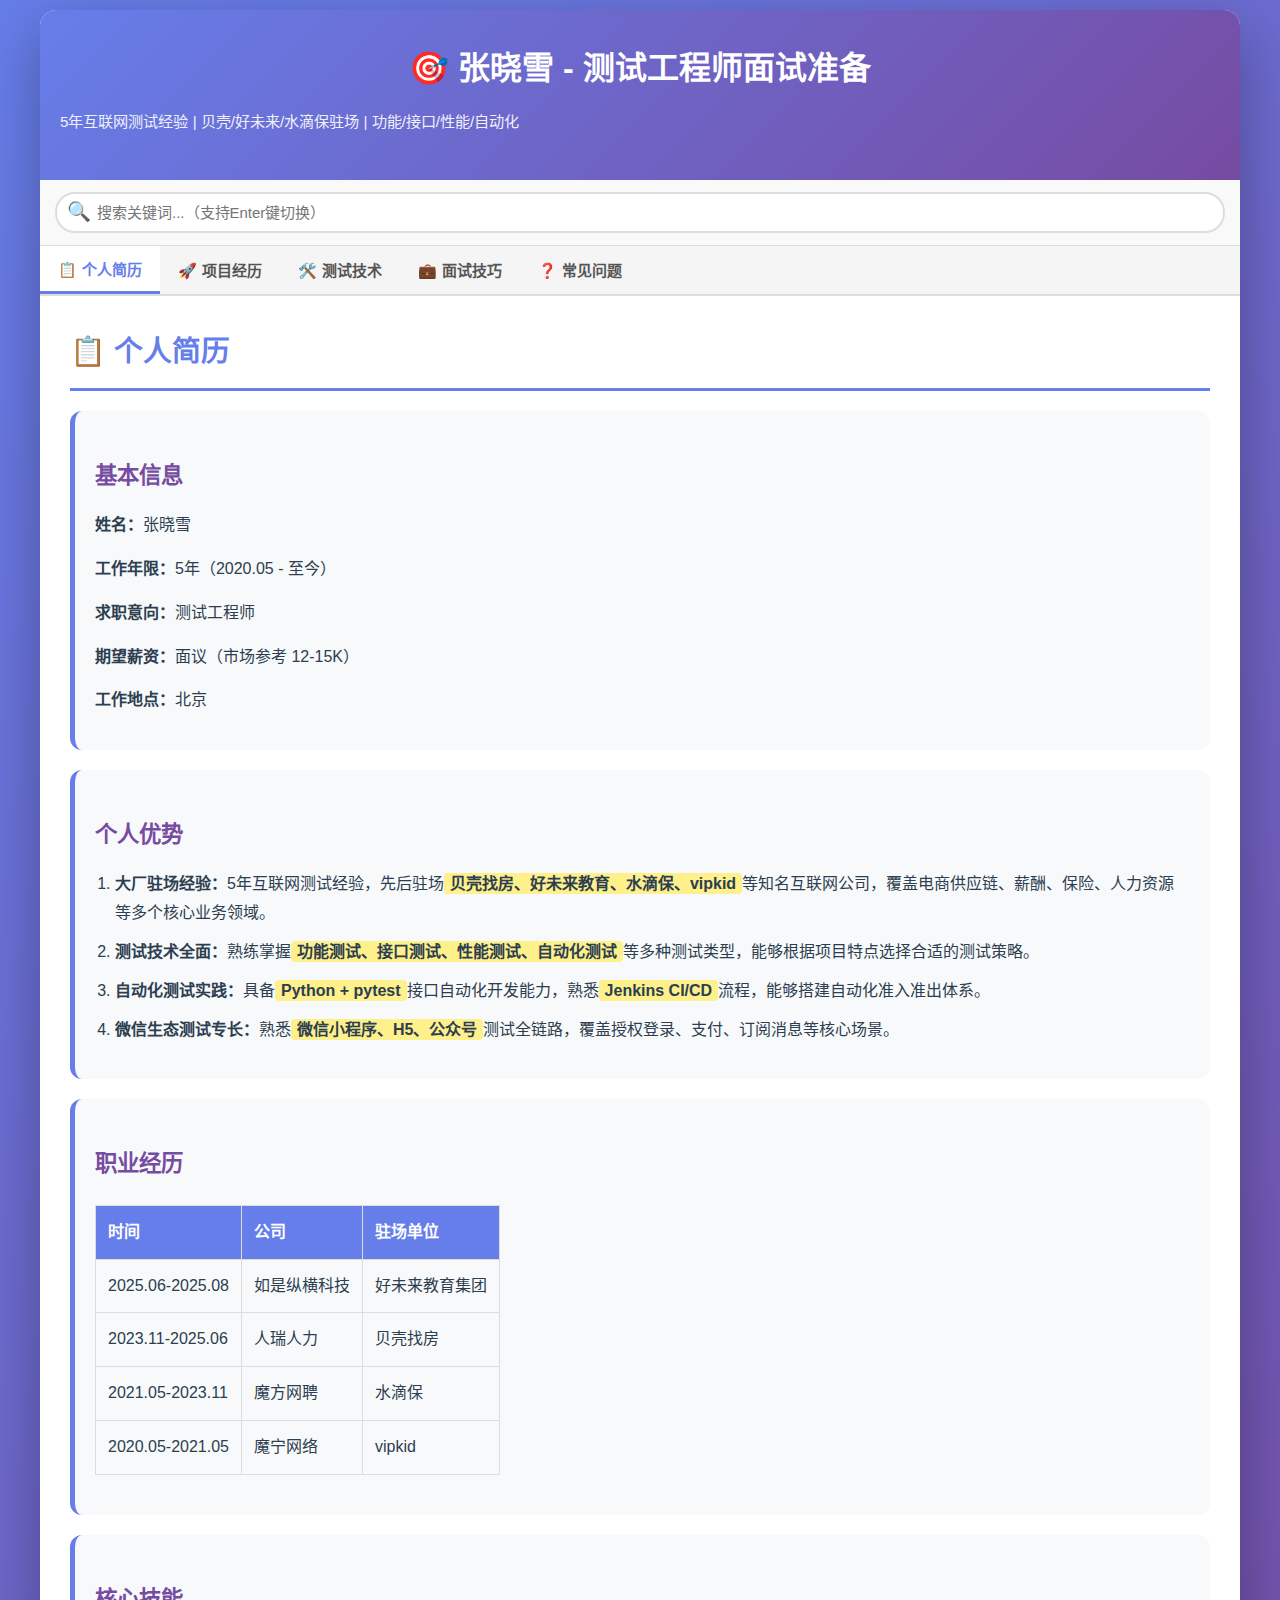
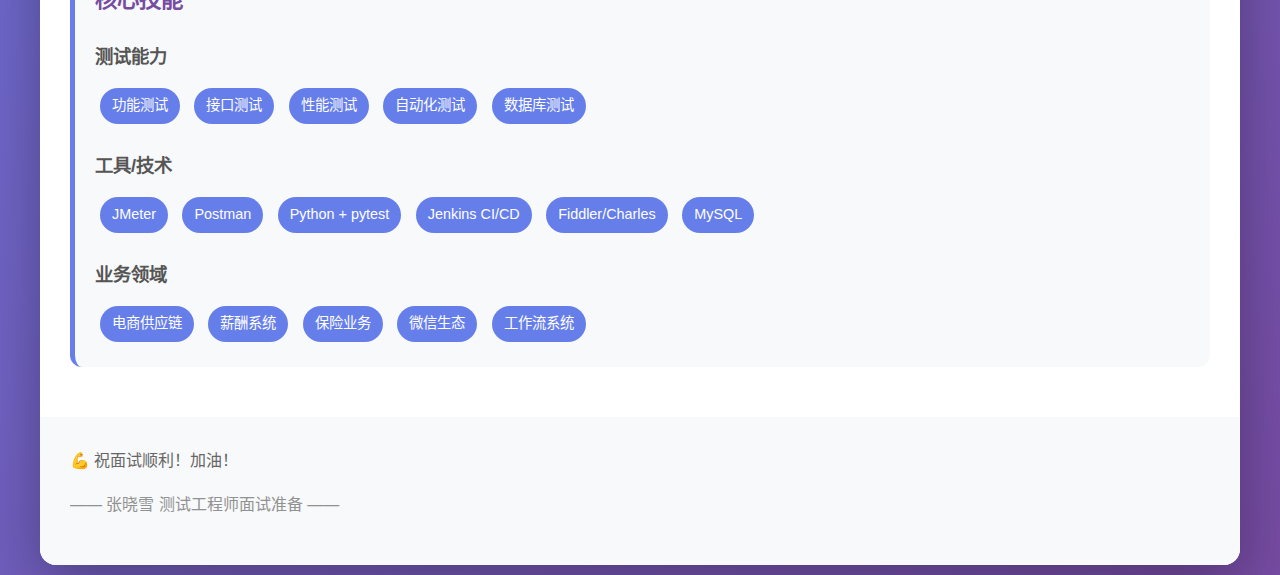
<file: index.html>
<!DOCTYPE html>
<html lang="zh-CN">
<head>
    <meta charset="UTF-8">
    <meta name="viewport" content="width=device-width, initial-scale=1.0">
    <title>面试准备 - 张晓雪 测试工程师</title>
    <style>
        * {
            margin: 0;
            padding: 0;
            box-sizing: border-box;
        }

        body {
            font-family: -apple-system, BlinkMacSystemFont, "Segoe UI", Roboto, "Helvetica Neue", Arial, "PingFang SC", "Hiragino Sans GB", "Microsoft YaHei", sans-serif;
            line-height: 1.8;
            color: #2c3e50;
            background: linear-gradient(135deg, #667eea 0%, #764ba2 100%);
            padding: 10px;
            min-height: 100vh;
            font-size: 16px;
        }

        @media (max-width: 768px) {
            body {
                font-size: 15px;
                padding: 5px;
            }
        }

        .container {
            max-width: 1200px;
            margin: 0 auto;
            background: white;
            border-radius: 16px;
            box-shadow: 0 20px 60px rgba(0, 0, 0, 0.3);
            overflow: hidden;
        }

        header {
            background: linear-gradient(135deg, #667eea 0%, #764ba2 100%);
            color: white;
            padding: 30px 20px;
            text-align: center;
        }

        header h1 {
            font-size: 2em;
            margin-bottom: 10px;
        }

        header p {
            opacity: 0.9;
            font-size: 0.95em;
        }

        @media (max-width: 768px) {
            header {
                padding: 20px 15px;
            }
            header h1 {
                font-size: 1.5em;
            }
            header p {
                font-size: 0.85em;
            }
        }

        .search-box {
            padding: 12px 15px;
            background: #f9f9fa;
            border-bottom: 1px solid #ddd;
            position: sticky;
            top: 0;
            z-index: 100;
        }
        
        .search-container {
            position: relative;
            display: flex;
            gap: 8px;
            align-items: center;
        }
        
        .search-input-wrapper {
            flex: 1;
            position: relative;
        }

        .search-input {
            width: 100%;
            padding: 10px 50px 10px 40px;
            font-size: 15px;
            border: 2px solid #ddd;
            border-radius: 20px;
            outline: none;
            transition: all 0.3s;
        }

        .search-input:focus {
            border-color: #667eea;
            box-shadow: 0 0 8px rgba(102, 126, 234, 0.2);
        }
        
        .search-icon {
            position: absolute;
            left: 12px;
            top: 50%;
            transform: translateY(-50%);
            color: #667eea;
            font-size: 1.2em;
            pointer-events: none;
        }
        
        .search-clear {
            position: absolute;
            right: 12px;
            top: 50%;
            transform: translateY(-50%);
            background: #ff6b6b;
            color: white;
            border: none;
            border-radius: 50%;
            width: 22px;
            height: 22px;
            cursor: pointer;
            display: none;
            align-items: center;
            justify-content: center;
            font-size: 14px;
            line-height: 1;
            transition: all 0.3s;
        }
        
        .search-clear:hover {
            background: #ff5252;
            transform: translateY(-50%) scale(1.1);
        }
        
        .search-clear.visible {
            display: flex;
        }

        @media (max-width: 768px) {
            .search-input {
                font-size: 14px;
                padding: 8px 45px 8px 35px;
            }
        }

        mark {
            background: #fef08a;
            padding: 2px 4px;
            border-radius: 3px;
            font-weight: 600;
        }

        mark.current {
            background: #fbbf24;
            box-shadow: 0 0 0 2px rgba(251, 191, 36, 0.3);
        }

        .nav-tabs {
            display: flex;
            background: #f5f5f5;
            border-bottom: 2px solid #ddd;
            position: sticky;
            top: 55px;
            z-index: 99;
            overflow-x: auto;
            -webkit-overflow-scrolling: touch;
            scrollbar-width: thin;
        }

        .nav-tabs::-webkit-scrollbar {
            height: 4px;
        }

        .nav-tabs::-webkit-scrollbar-thumb {
            background: #667eea;
            border-radius: 2px;
        }

        .nav-tab {
            flex: 0 0 auto;
            min-width: 120px;
            padding: 12px 15px;
            text-align: center;
            cursor: pointer;
            background: #f5f5f5;
            border: none;
            font-size: 15px;
            font-weight: bold;
            transition: all 0.3s;
            color: #555;
            white-space: nowrap;
        }

        .nav-tab:hover {
            background: #e0e0e0;
        }

        .nav-tab.active {
            background: white;
            color: #667eea;
            border-bottom: 3px solid #667eea;
        }

        @media (max-width: 768px) {
            .nav-tabs {
                top: 45px;
            }
            .nav-tab {
                min-width: 100px;
                padding: 10px 12px;
                font-size: 14px;
            }
        }

        .content {
            padding: 30px;
            display: none;
            animation: fadeIn 0.3s;
        }

        .content.active {
            display: block;
        }

        @keyframes fadeIn {
            from { opacity: 0; transform: translateY(10px); }
            to { opacity: 1; transform: translateY(0); }
        }

        @media (max-width: 768px) {
            .content {
                padding: 20px 15px;
            }
        }

        h2 {
            color: #667eea;
            font-size: 1.8em;
            margin-bottom: 20px;
            padding-bottom: 10px;
            border-bottom: 3px solid #667eea;
        }

        h3 {
            color: #764ba2;
            font-size: 1.4em;
            margin: 25px 0 15px 0;
        }

        h4 {
            color: #555;
            font-size: 1.15em;
            margin: 20px 0 10px 0;
        }

        @media (max-width: 768px) {
            h2 { font-size: 1.5em; }
            h3 { font-size: 1.25em; }
            h4 { font-size: 1.1em; }
        }

        p {
            margin-bottom: 15px;
            text-align: justify;
        }

        ul, ol {
            margin-left: 20px;
            margin-bottom: 15px;
        }

        li {
            margin-bottom: 10px;
        }

        .highlight {
            background: linear-gradient(120deg, #fef08a 0%, #fef08a 100%);
            padding: 2px 6px;
            border-radius: 4px;
            font-weight: 600;
        }

        .card {
            background: #f8f9fa;
            padding: 20px;
            border-radius: 12px;
            margin: 20px 0;
            border-left: 5px solid #667eea;
        }

        .project-card {
            background: white;
            padding: 25px;
            border-radius: 12px;
            margin: 20px 0;
            box-shadow: 0 4px 12px rgba(0, 0, 0, 0.1);
            border-left: 5px solid #764ba2;
        }

        @media (max-width: 768px) {
            .card, .project-card {
                padding: 15px;
                margin: 15px 0;
            }
        }

        .skill-tag {
            display: inline-block;
            background: #667eea;
            color: white;
            padding: 5px 12px;
            border-radius: 20px;
            margin: 5px;
            font-size: 0.9em;
        }

        .tip {
            background: #e8f4f8;
            border-left: 4px solid #00bcd4;
            padding: 15px;
            margin: 15px 0;
            border-radius: 4px;
        }

        .warning {
            background: #fff3cd;
            border-left: 4px solid #ffc107;
            padding: 15px;
            margin: 15px 0;
            border-radius: 4px;
        }

        .success {
            background: #d4edda;
            border-left: 4px solid #28a745;
            padding: 15px;
            margin: 15px 0;
            border-radius: 4px;
        }

        code {
            background: #f4f4f4;
            padding: 2px 6px;
            border-radius: 4px;
            font-family: 'Courier New', monospace;
            color: #c7254e;
        }

        table {
            width: 100%;
            border-collapse: collapse;
            margin: 20px 0;
            overflow-x: auto;
            display: block;
        }

        @media (max-width: 768px) {
            table {
                font-size: 0.9em;
            }
        }

        th, td {
            border: 1px solid #ddd;
            padding: 12px;
            text-align: left;
        }

        th {
            background: #667eea;
            color: white;
        }

        tr:nth-child(even) {
            background: #f8f9fa;
        }

        footer {
            text-align: center;
            padding: 30px;
            background: #f8f9fa;
            color: #666;
        }

        /* 打印样式 */
        @media print {
            body {
                background: white;
                padding: 0;
            }
            .container {
                box-shadow: none;
            }
            .search-box, .nav-tabs {
                display: none;
            }
            .content {
                display: block !important;
                padding: 20px;
            }
        }
    </style>
</head>
<body>
    <div class="container">
        <header>
            <h1>🎯 张晓雪 - 测试工程师面试准备</h1>
            <p>5年互联网测试经验 | 贝壳/好未来/水滴保驻场 | 功能/接口/性能/自动化</p>
        </header>

        <div class="search-box">
            <div class="search-container">
                <div class="search-input-wrapper">
                    <span class="search-icon">🔍</span>
                    <input type="text" class="search-input" id="searchInput" placeholder="搜索关键词...（支持Enter键切换）">
                    <button class="search-clear" id="searchClear" title="清空搜索">✕</button>
                </div>
            </div>
        </div>

        <div class="nav-tabs">
            <button class="nav-tab active" onclick="switchTab(0)">📋 个人简历</button>
            <button class="nav-tab" onclick="switchTab(1)">🚀 项目经历</button>
            <button class="nav-tab" onclick="switchTab(2)">🛠️ 测试技术</button>
            <button class="nav-tab" onclick="switchTab(3)">💼 面试技巧</button>
            <button class="nav-tab" onclick="switchTab(4)">❓ 常见问题</button>
        </div>

        <!-- Tab 0: 个人简历 -->
        <div class="content active" id="content0">
            <h2>📋 个人简历</h2>
            
            <div class="card">
                <h3>基本信息</h3>
                <p><strong>姓名：</strong>张晓雪</p>
                <p><strong>工作年限：</strong>5年（2020.05 - 至今）</p>
                <p><strong>求职意向：</strong>测试工程师</p>
                <p><strong>期望薪资：</strong>面议（市场参考 12-15K）</p>
                <p><strong>工作地点：</strong>北京</p>
            </div>

            <div class="card">
                <h3>个人优势</h3>
                <ol>
                    <li><strong>大厂驻场经验：</strong>5年互联网测试经验，先后驻场<span class="highlight">贝壳找房、好未来教育、水滴保、vipkid</span>等知名互联网公司，覆盖电商供应链、薪酬、保险、人力资源等多个核心业务领域。</li>
                    <li><strong>测试技术全面：</strong>熟练掌握<span class="highlight">功能测试、接口测试、性能测试、自动化测试</span>等多种测试类型，能够根据项目特点选择合适的测试策略。</li>
                    <li><strong>自动化测试实践：</strong>具备<span class="highlight">Python + pytest</span>接口自动化开发能力，熟悉<span class="highlight">Jenkins CI/CD</span>流程，能够搭建自动化准入准出体系。</li>
                    <li><strong>微信生态测试专长：</strong>熟悉<span class="highlight">微信小程序、H5、公众号</span>测试全链路，覆盖授权登录、支付、订阅消息等核心场景。</li>
                </ol>
            </div>

            <div class="card">
                <h3>职业经历</h3>
                <table>
                    <tr>
                        <th>时间</th>
                        <th>公司</th>
                        <th>驻场单位</th>
                    </tr>
                    <tr>
                        <td>2025.06-2025.08</td>
                        <td>如是纵横科技</td>
                        <td>好未来教育集团</td>
                    </tr>
                    <tr>
                        <td>2023.11-2025.06</td>
                        <td>人瑞人力</td>
                        <td>贝壳找房</td>
                    </tr>
                    <tr>
                        <td>2021.05-2023.11</td>
                        <td>魔方网聘</td>
                        <td>水滴保</td>
                    </tr>
                    <tr>
                        <td>2020.05-2021.05</td>
                        <td>魔宁网络</td>
                        <td>vipkid</td>
                    </tr>
                </table>
            </div>

            <div class="card">
                <h3>核心技能</h3>
                <h4>测试能力</h4>
                <span class="skill-tag">功能测试</span>
                <span class="skill-tag">接口测试</span>
                <span class="skill-tag">性能测试</span>
                <span class="skill-tag">自动化测试</span>
                <span class="skill-tag">数据库测试</span>
                
                <h4>工具/技术</h4>
                <span class="skill-tag">JMeter</span>
                <span class="skill-tag">Postman</span>
                <span class="skill-tag">Python + pytest</span>
                <span class="skill-tag">Jenkins CI/CD</span>
                <span class="skill-tag">Fiddler/Charles</span>
                <span class="skill-tag">MySQL</span>
                
                <h4>业务领域</h4>
                <span class="skill-tag">电商供应链</span>
                <span class="skill-tag">薪酬系统</span>
                <span class="skill-tag">保险业务</span>
                <span class="skill-tag">微信生态</span>
                <span class="skill-tag">工作流系统</span>
            </div>
        </div>

        <!-- Tab 1: 项目经历 -->
        <div class="content" id="content1">
            <h2>🚀 项目经历详解</h2>

            <!-- 项目1 -->
            <div class="project-card">
                <h3>好未来 - 供应链货盘系统（2025.06-2025.08）</h3>
                
                <h4>📌 项目背景</h4>
                <p>电商供应链核心系统，负责订单管理、赠品匹配、分销结算等核心功能，支持抖店、天猫等多平台订单数据对接与流转。</p>

                <h4>🎯 测试职责</h4>
                <ul>
                    <li><strong>订单管理模块：</strong>负责原始单递交、订单审核、赠品匹配策略等核心流程测试，结合数据库校验关键字段一致性。</li>
                    <li><strong>分销结算模块：</strong>负责分销商管理、价盘配置、订单生成匹配价盘、结算单生成全链路验证。</li>
                    <li><strong>多平台对接：</strong>进行抖店/天猫等多平台下单场景测试，验证订单同步、数据流转一致性。</li>
                </ul>

                <h4>💡 面试话术（1分钟版）</h4>
                <div class="card">
                    <p>"这是我最近在好未来驻场时做的项目，是一个电商供应链系统，主要负责订单管理和分销结算。"</p>
                    <p>"这个项目有几个难点：一是订单流程特别复杂，从下单到退货全生命周期有十几个节点；二是涉及多平台对接，抖店、天猫的订单数据流转要保证准确；三是分销结算逻辑复杂，要验证价盘匹配、结算单生成的准确性。"</p>
                    <p>"我的测试策略是：功能测试覆盖核心流程和边界场景，接口测试保证数据流转一致性，数据库校验关键字段准确性。"</p>
                </div>

                <h4>🔍 常见追问</h4>
                <div class="warning">
                    <p><strong>Q：订单数据一致性怎么保证？</strong></p>
                    <p>A："我会在每个关键节点做数据库校验。比如下单后，我会查数据库确认订单表、订单明细表、库存表的数据是否一致；赠品匹配后，我会验证赠品表和订单表的关联是否正确。"</p>
                </div>
            </div>

            <!-- 项目2 -->
            <div class="project-card">
                <h3>贝壳找房 - 供应链货品与供应商管理（2024.05-2025.06）</h3>
                
                <h4>📌 项目背景</h4>
                <p>贝壳供应链系统，实现商品从创建、店铺上架、展厅样品上撤样到多模式配送的全链路管控，支持供应商入驻申请、资质审核、合同签署。</p>

                <h4>🎯 测试职责</h4>
                <ul>
                    <li><strong>商品全流程测试：</strong>负责商品从基础库配置到店铺商品上下架、展厅样品上撤样的全流程测试。</li>
                    <li><strong>供应商管理测试：</strong>负责供应商全生命周期测试，覆盖入驻申请、审批、资质动态审核及合同全流程管理。</li>
                    <li><strong>审批中心测试：</strong>验证各类审批流的配置逻辑、触发条件、流转规则、维度组合排重校验。</li>
                    <li><strong>自动化测试：</strong>通过 sosotest 维护自动化脚本，通过 kones 流水线提升准入/准出能力。</li>
                </ul>

                <h4>💡 面试话术（1分钟版）</h4>
                <div class="card">
                    <p>"这是我在贝壳驻场时间最长的项目，做了一年多，主要负责供应链的商品管理和供应商管理模块。"</p>
                    <p>"这个项目涉及的业务流程比较复杂，商品从创建到上架到展厅样品管理，整个生命周期有很多状态流转。还有个审批中心，各种审批流的配置逻辑很复杂。"</p>
                    <p>"我在这个项目中做了两件事：一是保证功能质量，覆盖各种业务场景和边界情况；二是搭建自动化，用 sosotest 维护核心接口自动化用例。"</p>
                </div>
            </div>

            <!-- 项目3 -->
            <div class="project-card">
                <h3>贝壳找房 - 工资单项目（2023.11-2024.05）</h3>
                
                <h4>📌 项目背景</h4>
                <p>薪酬系统核心模块，支持 PC 端与移动端页面灵活配置，集成考勤、绩效等多上游系统数据。</p>

                <h4>🎯 测试职责</h4>
                <ul>
                    <li><strong>配置化测试：</strong>多端（PC、移动端）配置化测试，验证字段独立配置规则。</li>
                    <li><strong>全流程测试：</strong>协同其他系统测试人员从上游系统构造数据，保证工资单获取数据的准确性。</li>
                    <li><strong>性能测试：</strong>进行接口压测，记录系统性能指标（QPS、响应时长、错误率等）。</li>
                </ul>
            </div>

            <!-- 项目4 -->
            <div class="project-card">
                <h3>水滴保 - 续费续保项目（2021.05-2023.10）</h3>
                
                <h4>📌 项目背景</h4>
                <p>负责"增长-续费续保"业务的测试，主要通过各种触达方式和活动互动实现业务目标。</p>

                <h4>🎯 测试职责</h4>
                <ul>
                    <li><strong>微信生态测试：</strong>覆盖小程序码生成、订阅消息模板、公众号关注状态联动；校验微信/支付宝支付与代扣签约流程。</li>
                    <li><strong>自动化测试：</strong>使用 Python + pytest + allure 覆盖核心触达逻辑自动化回归。</li>
                    <li><strong>造数工具开发：</strong>使用 Java 实现续保接入自动化构建测试数据。</li>
                </ul>

                <h4>🔍 微信生态测试重点（差异化优势）</h4>
                <div class="success">
                    <ul>
                        <li><strong>小程序测试：</strong>小程序码生成与参数长度限制、授权登录流程、跳转链路</li>
                        <li><strong>订阅消息：</strong>模板配置、字数限制、订阅状态管理</li>
                        <li><strong>公众号测试：</strong>关注状态联动、菜单跳转、消息推送</li>
                        <li><strong>支付测试：</strong>微信支付、支付宝支付、代扣签约流程</li>
                    </ul>
                </div>
            </div>

            <!-- 项目5 -->
            <div class="project-card">
                <h3>vipkid - 信息化人资团队项目（2020.06-2021.05）</h3>
                
                <h4>📌 项目背景</h4>
                <p>负责多个人资业务系统测试，包括 PeopleSoft、合同电子签、弹性福利、入职与外包人员管理等。</p>

                <h4>🎯 测试职责</h4>
                <ul>
                    <li><strong>性能测试：</strong>对弹性福利系统接口进行压测，记录系统性能指标。</li>
                    <li><strong>自动化回归：</strong>梳理核心接口，基于 JMeter + 数据库校验实现自动化回归。</li>
                </ul>
            </div>
        </div>

        <!-- Tab 2: 测试技术详解 -->
        <div class="content" id="content2">
            <h2>🛠️ 测试技术详解</h2>

            <div class="project-card">
                <h3>1. 功能测试</h3>
                <h4>核心能力</h4>
                <ul>
                    <li><strong>测试用例设计：</strong>等价类划分、边界值分析、因果图、判定表、场景法</li>
                    <li><strong>测试流程：</strong>需求评审、测试计划、测试方案、用例设计、用例执行、测试报告</li>
                    <li><strong>缺陷管理：</strong>缺陷提交、跟踪、验证、关闭</li>
                </ul>
                <h4>面试怎么说</h4>
                <div class="card">
                    <p>"功能测试是测试工程师的基本功。我的方法是：先理解需求，参加需求评审；然后设计用例，用等价类、边界值这些方法覆盖各种场景；执行用例时会结合实际情况补充探索性测试。"</p>
                    <p>"我比较关注边界场景和异常场景，因为这些地方最容易出问题。比如输入框的长度限制、数值的上下限、并发操作、网络异常等。"</p>
                </div>
            </div>

            <div class="project-card">
                <h3>2. 接口测试</h3>
                <h4>工具和方法</h4>
                <ul>
                    <li><strong>JMeter：</strong>接口功能测试、性能测试、自动化回归</li>
                    <li><strong>Postman：</strong>接口调试、参数化测试、环境管理</li>
                    <li><strong>测试重点：</strong>参数校验、返回值校验、状态码、错误码、数据库校验</li>
                </ul>
                <h4>面试怎么说</h4>
                <div class="card">
                    <p>"接口测试我主要用 JMeter 和 Postman。Postman 用来做接口调试和临时验证，JMeter 用来做批量测试和自动化回归。"</p>
                    <p>"接口测试重点关注几个方面：一是参数校验，必填参数、参数类型、参数长度等；二是返回值校验，状态码、数据格式、字段值是否正确；三是数据库校验，接口调用后数据库数据是否符合预期。"</p>
                </div>
            </div>

            <div class="project-card">
                <h3>3. 性能测试</h3>
                <h4>测试类型</h4>
                <ul>
                    <li><strong>压力测试：</strong>测试系统在高负载下的表现</li>
                    <li><strong>并发测试：</strong>测试系统同时处理多个请求的能力</li>
                    <li><strong>稳定性测试：</strong>测试系统长时间运行的稳定性</li>
                </ul>
                <h4>关注指标</h4>
                <ul>
                    <li><strong>QPS：</strong>每秒查询数（Queries Per Second）</li>
                    <li><strong>RT：</strong>响应时间（Response Time）</li>
                    <li><strong>错误率：</strong>失败请求占比</li>
                </ul>
                <h4>面试怎么说</h4>
                <div class="card">
                    <p>"性能测试我用 JMeter 做。首先要明确测试目标，比如这个接口要支持多少 QPS，响应时间控制在多少毫秒以内。然后设计测试场景，配置并发数、持续时间、压力模型。"</p>
                    <p>"压测过程中要实时监控系统指标，不只是看 JMeter 的报告，还要看服务器的 CPU、内存、数据库连接数等。"</p>
                </div>
            </div>

            <div class="project-card">
                <h3>4. 自动化测试</h3>
                <h4>技术栈</h4>
                <ul>
                    <li><strong>Python + pytest + allure：</strong>接口自动化测试框架</li>
                    <li><strong>JMeter：</strong>接口自动化回归</li>
                    <li><strong>Jenkins：</strong>CI/CD 集成，定时执行</li>
                </ul>
                <h4>实践经验</h4>
                <div class="success">
                    <ul>
                        <li>在水滴保项目中使用 Python + pytest + allure 搭建接口自动化框架</li>
                        <li>在贝壳项目中通过 sosotest 维护核心接口自动化</li>
                        <li>在 vipkid 项目中基于 JMeter + 数据库校验实现自动化回归</li>
                    </ul>
                </div>
                <h4>面试怎么说</h4>
                <div class="card">
                    <p>"我做自动化测试主要是接口自动化，因为接口相对稳定，自动化的投入产出比比较高。"</p>
                    <p>"我的做法是：先梳理核心业务流程，把流程分解成接口调用链；然后用 pytest 编写测试用例，每个用例包括准备数据、调用接口、断言结果、清理数据；最后集成到 Jenkins，每次代码合并或发布前自动执行。"</p>
                </div>
            </div>

            <div class="project-card">
                <h3>5. 微信生态测试（差异化优势）</h3>
                <h4>测试重点</h4>
                <ul>
                    <li><strong>小程序：</strong>授权登录、跳转链路、小程序码生成</li>
                    <li><strong>订阅消息：</strong>模板配置、字数限制、订阅状态管理</li>
                    <li><strong>公众号：</strong>关注状态、菜单跳转、消息推送</li>
                    <li><strong>支付：</strong>微信支付、代扣签约</li>
                </ul>
                <h4>面试怎么说（展示差异化）</h4>
                <div class="card">
                    <p>"微信生态测试是我的一个差异化优势，因为我在水滴保项目中做了很多这方面的测试。"</p>
                    <p>"微信生态有很多特殊的测试点。比如小程序码生成，要验证参数长度限制（最长128字节）；订阅消息要验证模板配置、字数限制、订阅状态；微信支付要验证签约流程、支付结果通知。"</p>
                    <p>"这些经验是在实际项目中积累的，对做微信相关业务的测试很有帮助。"</p>
                </div>
            </div>
        </div>

        <!-- Tab 3: 面试技巧 -->
        <div class="content" id="content3">
            <h2>💼 面试技巧与话术</h2>

            <div class="project-card">
                <h3>1. 自我介绍模板（1-2分钟）</h3>
                <div class="card">
                    <p>"您好，我是张晓雪，有5年测试工作经验，主要做功能测试、接口测试、性能测试和自动化测试。"</p>
                    <p>"<strong>工作经历：</strong>我这5年都是在一线互联网公司驻场工作，先后在贝壳找房、好未来教育、水滴保、vipkid 驻场，接触的都是核心业务系统。"</p>
                    <p>"<strong>技术能力：</strong>功能测试是基础，我能独立完成测试计划、用例设计、执行、报告全流程；接口测试我用 JMeter、Postman，会做自动化回归；性能测试能用 JMeter 做压力测试；自动化测试会用 Python + pytest 搭建框架。"</p>
                    <p>"<strong>差异化优势：</strong>我对微信生态测试比较熟悉，小程序、H5、公众号、微信支付这些场景都测过。"</p>
                    <p>"以上是我的基本情况，您看还有什么想了解的吗？"</p>
                </div>
            </div>

            <div class="project-card">
                <h3>2. 项目介绍套路</h3>
                <h4>三段式结构</h4>
                <div class="card">
                    <p><strong>第一段（30秒）：</strong>项目背景 + 核心功能</p>
                    <p>"这是我在XX公司驻场时做的项目，是一个XX系统，主要负责XX功能..."</p>
                    
                    <p><strong>第二段（1分钟）：</strong>测试职责 + 测试方法</p>
                    <p>"我的测试工作主要包括：一是XX模块，我负责XX测试；二是XX模块，我负责XX验证..."</p>
                    
                    <p><strong>第三段（看面试官反应）：</strong>难点 + 解决方案</p>
                    <p>"这个项目有几个难点：一是XX，我通过XX方法解决；二是XX..."</p>
                </div>
            </div>

            <div class="project-card">
                <h3>3. 回答问题的技巧</h3>
                <h4>技术问题回答套路</h4>
                <div class="card">
                    <ol>
                        <li><strong>简单解释：</strong>这个技术/工具是干什么的（1-2句话）</li>
                        <li><strong>项目经验：</strong>我在XX项目中怎么用的</li>
                        <li><strong>具体实践：</strong>举个例子说明</li>
                        <li><strong>效果/收获：</strong>达到了什么效果，学到了什么</li>
                    </ol>
                </div>
            </div>

            <div class="project-card">
                <h3>4. 加分项</h3>
                <ul>
                    <li>✅ <strong>主动思考：</strong>不只是执行测试，还会思考如何提升测试效率</li>
                    <li>✅ <strong>质量意识：</strong>关注线上质量，会做上线回测、异常监控</li>
                    <li>✅ <strong>沟通能力：</strong>能和开发、产品高效沟通</li>
                    <li>✅ <strong>学习能力：</strong>快速学习新业务、新技术</li>
                </ul>
            </div>

            <div class="project-card">
                <h3>5. 避坑指南</h3>
                <div class="warning">
                    <p>❌ <strong>不要说：</strong>"这个我不会" / "这个我没做过"</p>
                    <p>✅ <strong>改成：</strong>"这个我了解一些，在XX项目中有过类似的经验"</p>
                </div>
                <div class="warning">
                    <p>❌ <strong>不要说：</strong>"我就是按流程执行测试"</p>
                    <p>✅ <strong>改成：</strong>"我会根据项目特点调整测试策略"</p>
                </div>
            </div>
        </div>

        <!-- Tab 4: 常见问题 -->
        <div class="content" id="content4">
            <h2>❓ 常见问题回答</h2>

            <div class="project-card">
                <h3>通用问题</h3>
                
                <h4>Q1：为什么离职？</h4>
                <div class="card">
                    <p><strong>参考答案：</strong>"我之前是驻场的工作模式，项目结束后合同也到期了。现在想找一个更稳定的工作环境，能长期在一家公司做核心业务，有更好的职业发展。"</p>
                </div>

                <h4>Q2：为什么一直是驻场，没有转正？</h4>
                <div class="card">
                    <p><strong>参考答案：</strong>"驻场这几年让我积累了很多经验，接触到了贝壳、好未来、水滴保这些大厂的核心业务。但确实驻场不如正式员工稳定，所以现在想找一个能直接入职的机会。"</p>
                </div>

                <h4>Q3：职业规划是什么？</h4>
                <div class="card">
                    <p><strong>参考答案：</strong>"短期目标是深耕测试技术，提升自动化测试和性能测试能力。长期目标是往测试专家方向发展，或者转测试开发。"</p>
                </div>

                <h4>Q4：期望薪资？</h4>
                <div class="card">
                    <p><strong>参考答案：</strong>"我了解了北京测试工程师的市场行情，5年经验加上大厂背景，一般在12-15K左右。具体薪资可以根据岗位职责和公司情况协商。"</p>
                </div>
            </div>

            <div class="project-card">
                <h3>技术问题</h3>

                <h4>Q5：测试用例怎么设计？</h4>
                <div class="card">
                    <p><strong>参考答案：</strong>"我设计用例的步骤是：</p>
                    <ol>
                        <li>理解需求，明确功能点和业务逻辑</li>
                        <li>分析输入输出，确定测试范围</li>
                        <li>用等价类划分、边界值分析等方法设计用例</li>
                        <li>补充场景测试、异常测试</li>
                        <li>评审用例，听取开发和产品的意见</li>
                    </ol>
                    <p>我比较关注边界场景和异常场景，因为这些地方最容易出bug。"</p>
                </div>

                <h4>Q6：如何保证测试质量？</h4>
                <div class="card">
                    <p><strong>参考答案：</strong>"我从几个方面保证测试质量：</p>
                    <ol>
                        <li><strong>需求阶段：</strong>参加需求评审，提前发现需求问题</li>
                        <li><strong>用例设计：</strong>用例覆盖全面，重点关注边界和异常</li>
                        <li><strong>测试执行：</strong>严格按用例执行，发现问题及时提bug</li>
                        <li><strong>回归测试：</strong>修复后回归验证，避免遗漏</li>
                        <li><strong>上线后：</strong>做上线回测，监控异常日志</li>
                    </ol>
                </div>

                <h4>Q7：自动化测试的价值是什么？</h4>
                <div class="card">
                    <p><strong>参考答案：</strong>"自动化测试的价值主要体现在：</p>
                    <ol>
                        <li><strong>提升回归效率：</strong>以前手工回归要半天，自动化几分钟就能跑完</li>
                        <li><strong>保证回归质量：</strong>自动化执行更稳定，不会漏测</li>
                        <li><strong>快速反馈：</strong>集成到 CI/CD，每次发布前自动执行</li>
                        <li><strong>释放人力：</strong>可以做更有价值的探索性测试</li>
                    </ol>
                    <p>当然自动化需要维护成本，所以我一般对核心、稳定的业务做自动化。"</p>
                </div>

                <h4>Q8：性能测试怎么做？</h4>
                <div class="card">
                    <p><strong>参考答案：</strong>"性能测试的步骤是：</p>
                    <ol>
                        <li><strong>明确目标：</strong>要支持多少 QPS，响应时间多少</li>
                        <li><strong>设计场景：</strong>配置并发数、持续时间、压力模型</li>
                        <li><strong>执行压测：</strong>用 JMeter 执行，监控系统指标</li>
                        <li><strong>分析结果：</strong>看 QPS、响应时间、错误率，定位瓶颈</li>
                        <li><strong>优化验证：</strong>开发优化后再次压测，验证效果</li>
                    </ol>
                </div>

                <h4>Q9：微信生态测试有什么特殊点？</h4>
                <div class="card">
                    <p><strong>参考答案（展示差异化优势）：</strong>"微信生态测试确实有很多特殊点：</p>
                    <ol>
                        <li><strong>小程序码：</strong>参数长度限制128字节，超长会生成失败</li>
                        <li><strong>订阅消息：</strong>模板有字数限制，未订阅不能推送</li>
                        <li><strong>授权登录：</strong>要测试授权流程、拒绝授权的兜底方案</li>
                        <li><strong>支付签约：</strong>微信支付、代扣签约流程，支付结果通知</li>
                        <li><strong>H5与小程序互跳：</strong>跳转链路、参数传递</li>
                    </ol>
                    <p>这些细节是在实际项目中踩坑总结出来的。"</p>
                </div>
            </div>

            <div class="project-card">
                <h3>项目问题</h3>

                <h4>Q10：项目中遇到最难的问题是什么？</h4>
                <div class="card">
                    <p><strong>参考答案：</strong>"在贝壳审批中心项目中，审批流的配置组合特别多，测试覆盖是个难点。"</p>
                    <p>"我的解决方案是：先梳理核心场景，用正交表法减少用例数量；然后设计自动化脚本，参数化配置项，批量生成用例；最后重点测试边界场景和异常场景。"</p>
                </div>

                <h4>Q11：如何快速上手新项目？</h4>
                <div class="card">
                    <p><strong>参考答案：</strong>"我快速上手新项目的方法是：</p>
                    <ol>
                        <li>了解背景：项目做什么的，核心业务流程是什么</li>
                        <li>熟悉架构：系统架构、技术栈、依赖关系</li>
                        <li>梳理流程：主流程、支流程、异常流程</li>
                        <li>请教同事：不懂就问，向老同事学习</li>
                        <li>实操验证：自己走一遍流程，加深理解</li>
                    </ol>
                    <p>我适应比较快，一般1-2周就能上手，1个月左右就能独立负责测试工作。"</p>
                </div>

                <h4>Q12：发现bug开发不认可怎么办？</h4>
                <div class="card">
                    <p><strong>参考答案：</strong>"首先我会确认这个确实是bug。然后和开发沟通，解释为什么这是bug，影响是什么。如果开发还是不认，我会找产品确认需求，或者找测试经理协调。大部分情况下通过沟通都能解决。"</p>
                </div>
            </div>

            <div class="project-card">
                <h3>总结</h3>
                <div class="success">
                    <h4>面试准备清单</h4>
                    <ul>
                        <li>☑️ 熟记个人优势和核心项目</li>
                        <li>☑️ 准备自我介绍（1-2分钟）</li>
                        <li>☑️ 梳理每个项目的介绍话术</li>
                        <li>☑️ 准备常见技术问题的回答</li>
                        <li>☑️ 准备离职原因和职业规划</li>
                        <li>☑️ 准备1-2个提问（了解团队、业务、技术栈）</li>
                    </ul>
                </div>

                <div class="card">
                    <h4>面试心态</h4>
                    <p>✅ <strong>自信但不傲慢：</strong>相信自己的能力，但保持谦虚</p>
                    <p>✅ <strong>真实不夸大：</strong>说自己真实做过的，不会的可以说"了解一些"</p>
                    <p>✅ <strong>积极主动：</strong>展现学习能力和工作热情</p>
                    <p>✅ <strong>沟通顺畅：</strong>语速适中，逻辑清晰，善于举例</p>
                </div>
            </div>
        </div>

        <footer>
            <p>💪 祝面试顺利！加油！</p>
            <p style="margin-top: 10px; opacity: 0.7;">—— 张晓雪 测试工程师面试准备 ——</p>
        </footer>
    </div>

    <script>
        // ==================== Tab切换功能 ====================
        function switchTab(index) {
            // 移除所有active类
            document.querySelectorAll('.nav-tab').forEach(tab => {
                tab.classList.remove('active');
            });
            document.querySelectorAll('.content').forEach(content => {
                content.classList.remove('active');
            });
            
            // 添加active类到当前tab和content
            document.querySelectorAll('.nav-tab')[index].classList.add('active');
            document.getElementById('content' + index).classList.add('active');
            
            // 滚动到顶部
            window.scrollTo({ top: 0, behavior: 'smooth' });
            
            // 清空搜索
            searchInput.value = '';
            searchClear.classList.remove('visible');
            performSearch('');
        }

        // ==================== 搜索功能 ====================
        let currentSearchIndex = 0;
        let searchMatches = [];
        
        const searchInput = document.getElementById('searchInput');
        const searchClear = document.getElementById('searchClear');
        
        // 搜索输入事件
        searchInput.addEventListener('input', function(e) {
            const searchTerm = e.target.value.trim();
            
            // 显示/隐藏清空按钮
            if (searchTerm) {
                searchClear.classList.add('visible');
            } else {
                searchClear.classList.remove('visible');
            }
            
            performSearch(searchTerm);
        });
        
        // Enter键导航
        searchInput.addEventListener('keydown', function(e) {
            if (e.key === 'Enter') {
                e.preventDefault();
                if (e.shiftKey) {
                    navigateSearch('prev');
                } else {
                    navigateSearch('next');
                }
            }
        });
        
        // 清空按钮
        searchClear.addEventListener('click', function() {
            searchInput.value = '';
            searchClear.classList.remove('visible');
            performSearch('');
        });
        
        // 执行搜索
        function performSearch(searchTerm) {
            currentSearchIndex = 0;
            searchMatches = [];
            
            // 清除所有高亮
            clearHighlights();
            
            if (searchTerm === '') {
                return;
            }
            
            // 高亮搜索结果（只在当前活动的content中搜索）
            const activeContent = document.querySelector('.content.active');
            highlightText(activeContent, searchTerm.toLowerCase());
            
            // 收集所有高亮的mark元素
            searchMatches = Array.from(activeContent.querySelectorAll('mark'));
            
            // 如果有结果，跳转到第一个
            if (searchMatches.length > 0) {
                highlightCurrent(0);
            }
        }
        
        // 清除所有高亮
        function clearHighlights() {
            document.querySelectorAll('.content').forEach(content => {
                const marks = content.querySelectorAll('mark');
                marks.forEach(mark => {
                    const parent = mark.parentNode;
                    parent.replaceChild(document.createTextNode(mark.textContent), mark);
                    parent.normalize();
                });
            });
        }
        
        // 高亮文本
        function highlightText(element, searchTerm) {
            if (element.nodeType === Node.TEXT_NODE) {
                const text = element.textContent;
                const lowerText = text.toLowerCase();
                const index = lowerText.indexOf(searchTerm);
                
                if (index !== -1) {
                    const before = text.substring(0, index);
                    const match = text.substring(index, index + searchTerm.length);
                    const after = text.substring(index + searchTerm.length);
                    
                    const fragment = document.createDocumentFragment();
                    fragment.appendChild(document.createTextNode(before));
                    
                    const mark = document.createElement('mark');
                    mark.textContent = match;
                    fragment.appendChild(mark);
                    
                    const afterNode = document.createTextNode(after);
                    fragment.appendChild(afterNode);
                    
                    element.parentNode.replaceChild(fragment, element);
                    
                    // 递归处理after部分
                    highlightText(afterNode, searchTerm);
                }
            } else if (element.nodeType === Node.ELEMENT_NODE && 
                       element.tagName !== 'SCRIPT' && 
                       element.tagName !== 'STYLE' &&
                       element.tagName !== 'MARK') {
                Array.from(element.childNodes).forEach(child => {
                    highlightText(child, searchTerm);
                });
            }
        }
        
        // 高亮当前项
        function highlightCurrent(index) {
            if (searchMatches.length === 0) return;
            
            // 移除所有current类
            searchMatches.forEach(mark => mark.classList.remove('current'));
            
            // 添加current类到当前项
            const currentMark = searchMatches[index];
            currentMark.classList.add('current');
            
            // 滚动到当前项
            currentMark.scrollIntoView({
                behavior: 'smooth',
                block: 'center'
            });
        }
        
        // 导航搜索结果
        function navigateSearch(direction) {
            if (searchMatches.length === 0) return;
            
            if (direction === 'next') {
                currentSearchIndex = (currentSearchIndex + 1) % searchMatches.length;
            } else {
                currentSearchIndex = (currentSearchIndex - 1 + searchMatches.length) % searchMatches.length;
            }
            
            highlightCurrent(currentSearchIndex);
        }
    </script>
</body>
</html>
</file>
